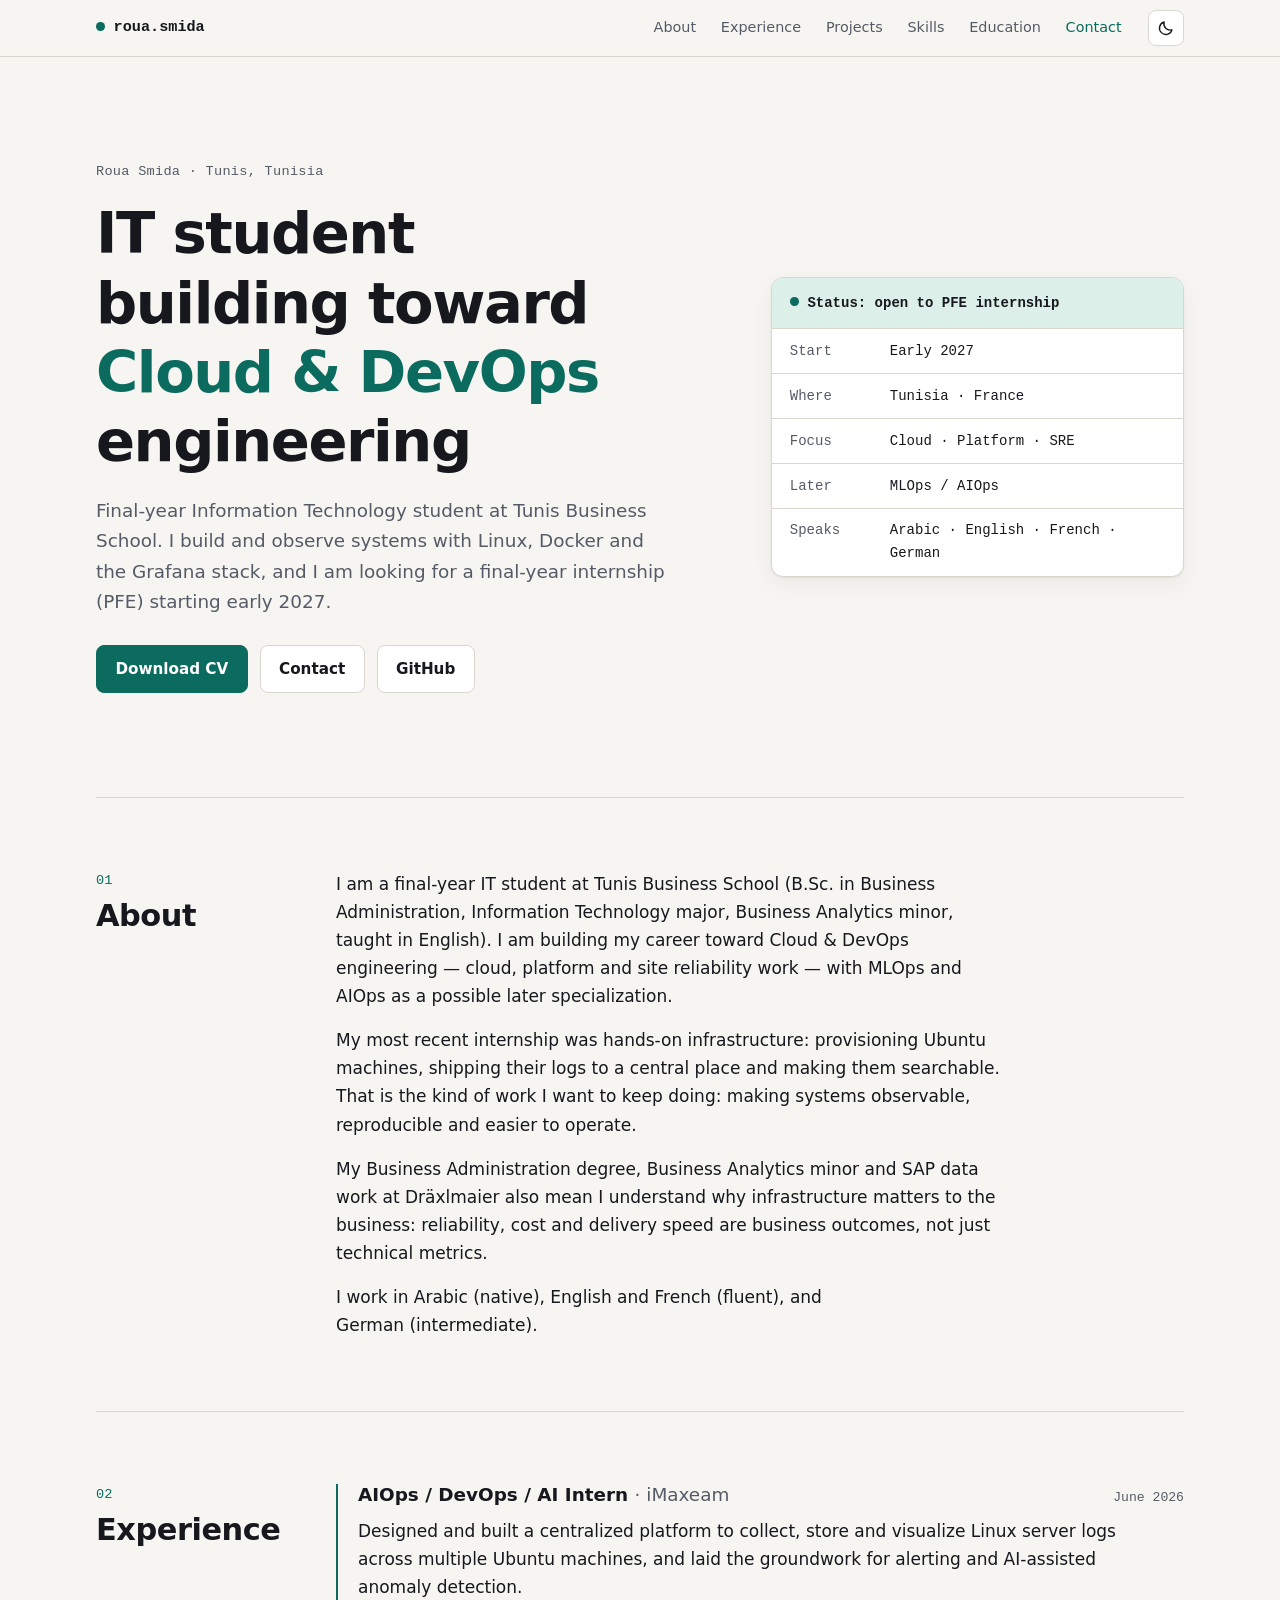
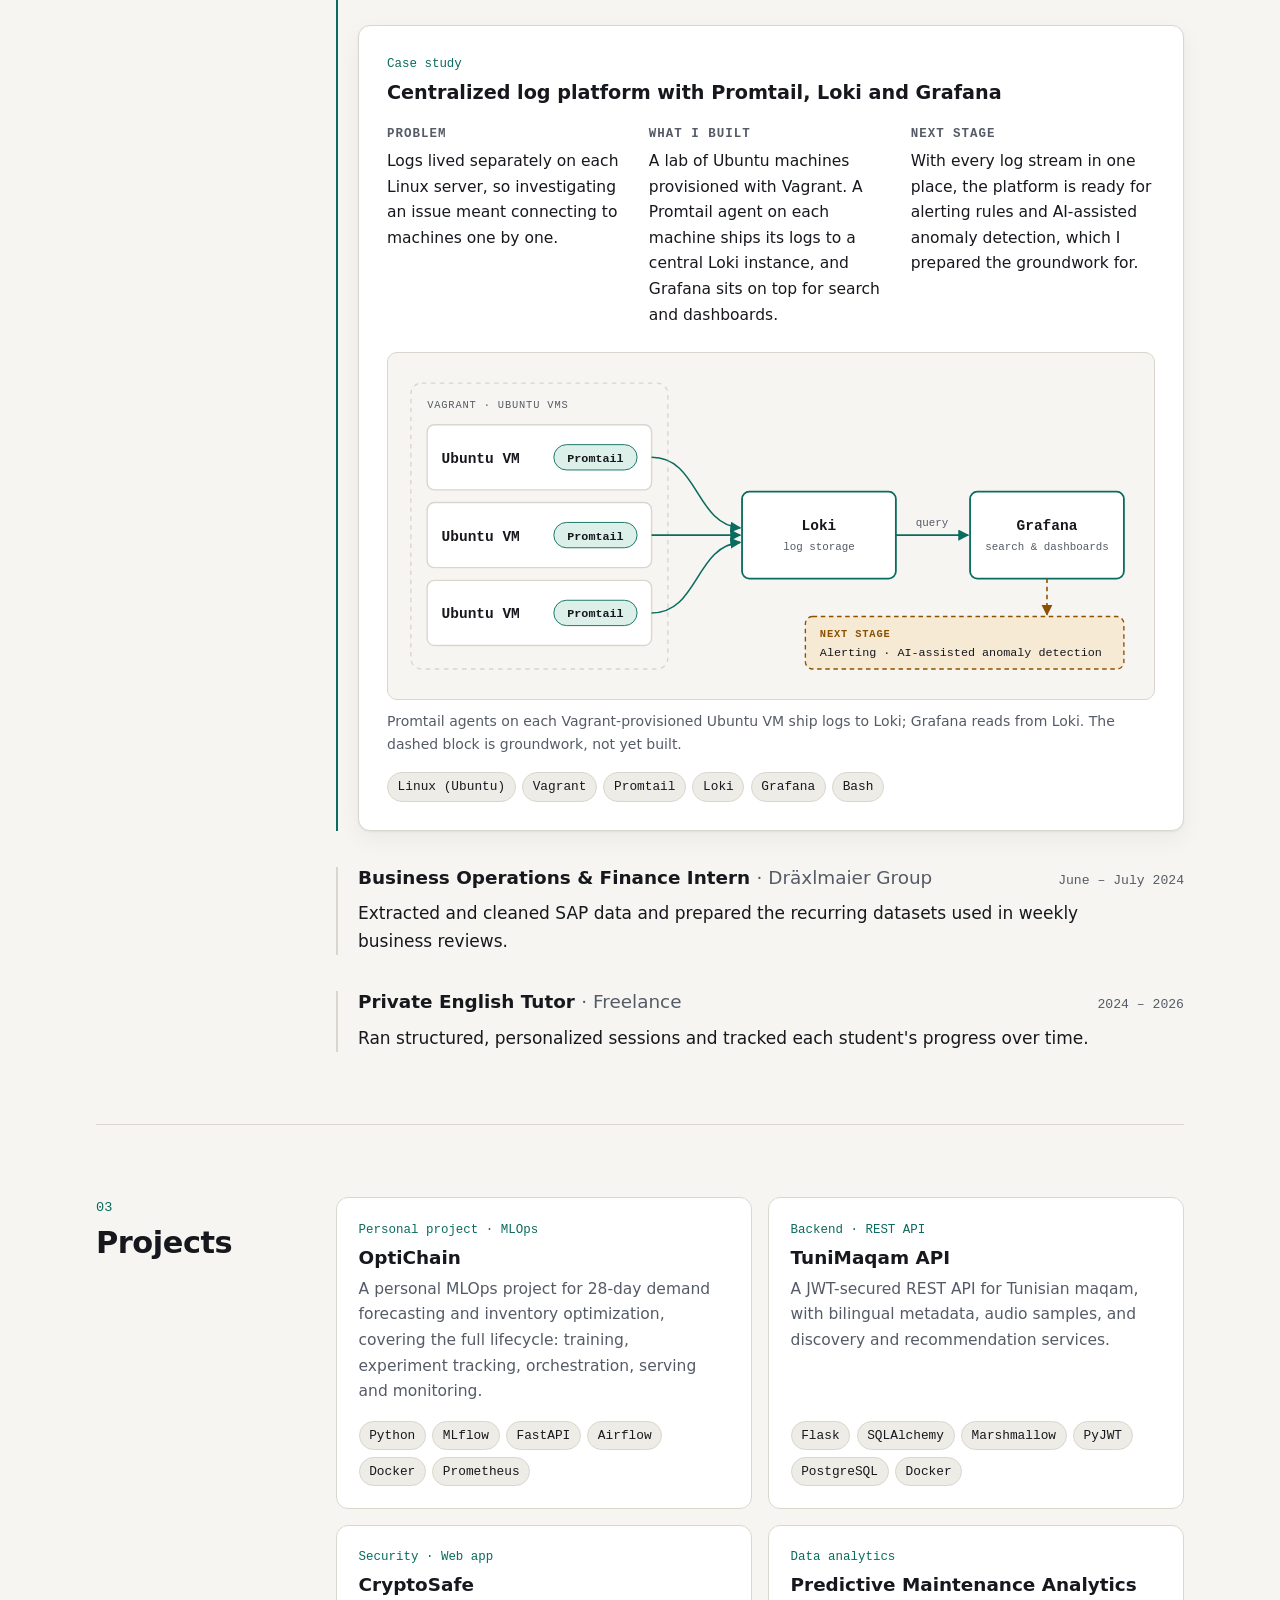
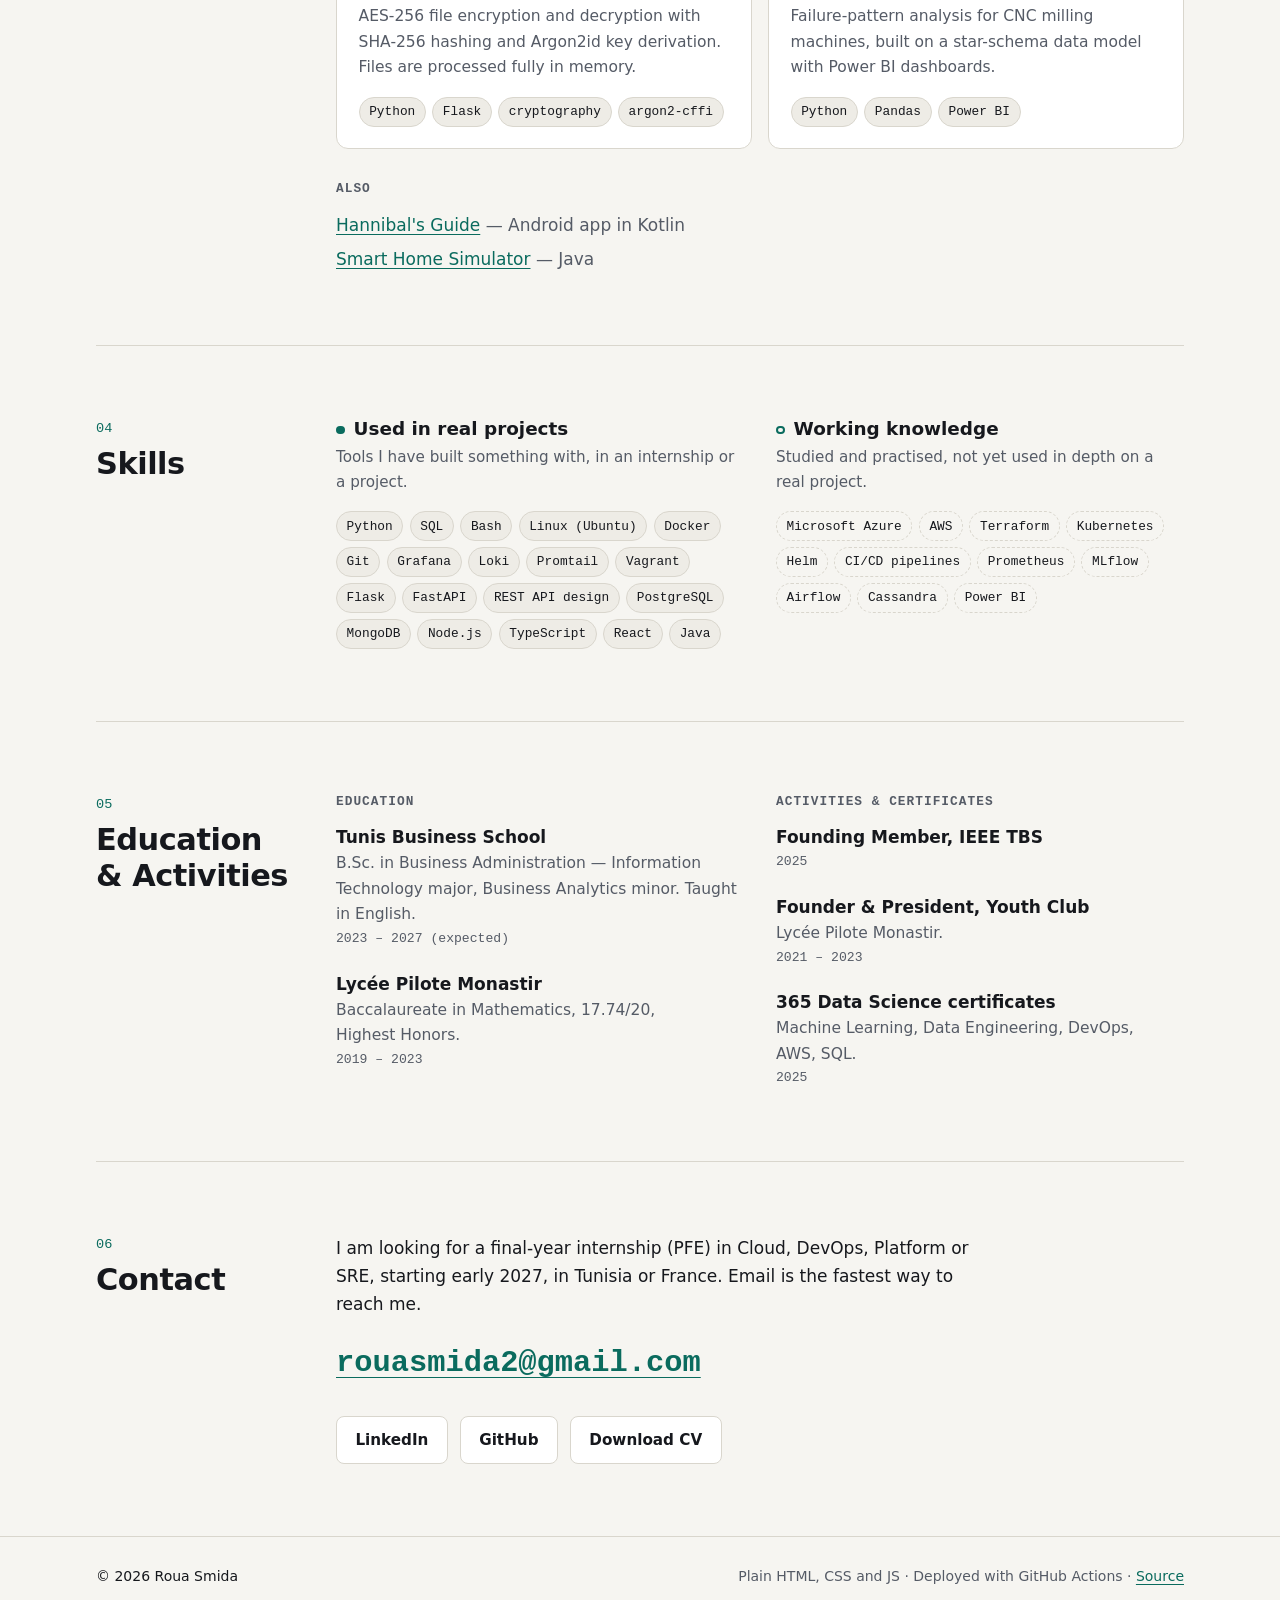
<file: index.html>
<!DOCTYPE html>
<html lang="en">
<head>
  <meta charset="utf-8">
  <meta name="viewport" content="width=device-width, initial-scale=1">
  <title>Roua Smida — Cloud &amp; DevOps Engineering Student</title>
  <meta name="description" content="Roua Smida is a final-year IT student at Tunis Business School building toward Cloud &amp; DevOps engineering. Looking for a final-year internship (PFE) starting early 2027 in Tunisia or France.">
  <meta name="author" content="Roua Smida">
  <meta name="color-scheme" content="light dark">
  <meta name="theme-color" content="#f6f5f1" media="(prefers-color-scheme: light)">
  <meta name="theme-color" content="#0e1116" media="(prefers-color-scheme: dark)">
  <link rel="canonical" href="https://rouasmida.github.io/">

  <meta property="og:type" content="website">
  <meta property="og:site_name" content="Roua Smida">
  <meta property="og:title" content="Roua Smida — Cloud &amp; DevOps Engineering Student">
  <meta property="og:description" content="Final-year IT student building toward Cloud &amp; DevOps engineering. Open to a final-year internship (PFE) starting early 2027 in Tunisia or France.">
  <meta property="og:url" content="https://rouasmida.github.io/">
  <meta property="og:image" content="https://rouasmida.github.io/assets/og-image.png">
  <meta property="og:image:width" content="1200">
  <meta property="og:image:height" content="630">
  <meta property="og:image:alt" content="Roua Smida — IT student building toward Cloud &amp; DevOps engineering">
  <meta name="twitter:card" content="summary_large_image">

  <link rel="icon" href="data:image/svg+xml,%3Csvg xmlns='http://www.w3.org/2000/svg' viewBox='0 0 64 64'%3E%3Crect width='64' height='64' rx='14' fill='%230e1116'/%3E%3Ctext x='30' y='44' font-family='monospace' font-size='28' font-weight='700' text-anchor='middle' fill='%23e6e8eb'%3ERS%3C/text%3E%3Ccircle cx='52' cy='13' r='6' fill='%235fd4b8'/%3E%3C/svg%3E">
  <link rel="stylesheet" href="assets/css/style.css">
  <script>
    (function () {
      var t = null;
      try { t = localStorage.getItem("theme"); } catch (e) { t = null; }
      if (t !== "light" && t !== "dark") {
        t = window.matchMedia("(prefers-color-scheme: dark)").matches ? "dark" : "light";
      }
      document.documentElement.dataset.theme = t;
    })();
  </script>
  <script src="assets/js/main.js" defer></script>
</head>
<body>
  <a class="skip-link" href="#main">Skip to content</a>

  <header class="site-header">
    <div class="wrap header-inner">
      <a class="brand" href="#top" aria-label="Roua Smida, back to top">
        <span class="dot" aria-hidden="true"></span>roua.smida
      </a>
      <nav class="site-nav" aria-label="Sections">
        <ul>
          <li><a href="#about">About</a></li>
          <li><a href="#experience">Experience</a></li>
          <li><a href="#projects">Projects</a></li>
          <li><a href="#skills">Skills</a></li>
          <li><a href="#education">Education</a></li>
          <li><a href="#contact">Contact</a></li>
        </ul>
      </nav>
      <button class="theme-toggle" id="theme-toggle" type="button" aria-label="Switch colour theme" hidden>
        <svg class="icon-moon" viewBox="0 0 24 24" width="18" height="18" aria-hidden="true" focusable="false"><path d="M20 14.5A8.5 8.5 0 0 1 9.5 4a8.5 8.5 0 1 0 10.5 10.5z" fill="none" stroke="currentColor" stroke-width="1.8" stroke-linejoin="round"/></svg>
        <svg class="icon-sun" viewBox="0 0 24 24" width="18" height="18" aria-hidden="true" focusable="false"><circle cx="12" cy="12" r="4" fill="none" stroke="currentColor" stroke-width="1.8"/><path d="M12 2v3M12 19v3M2 12h3M19 12h3M4.9 4.9l2.1 2.1M17 17l2.1 2.1M4.9 19.1L7 17M17 7l2.1-2.1" stroke="currentColor" stroke-width="1.8" stroke-linecap="round"/></svg>
      </button>
    </div>
  </header>

  <main id="main">
    <section class="hero wrap" id="top" aria-labelledby="hero-title">
      <div class="hero-text">
        <p class="eyebrow">Roua Smida · Tunis, Tunisia</p>
        <h1 id="hero-title">IT student building toward <span class="accent">Cloud &amp; DevOps</span> engineering</h1>
        <p class="lede">Final-year Information Technology student at Tunis Business School. I build and observe systems with Linux, Docker and the Grafana stack, and I am looking for a final-year internship (PFE) starting early 2027.</p>
        <ul class="actions">
          <li><a class="btn btn-primary" href="assets/Roua_Smida_CV.pdf" download>Download CV</a></li>
          <li><a class="btn" href="#contact">Contact</a></li>
          <li><a class="btn" href="https://github.com/RouaSmida" rel="noopener">GitHub</a></li>
        </ul>
      </div>

      <aside class="status-panel" aria-label="Availability summary">
        <p class="panel-title"><span class="dot" aria-hidden="true"></span>Status: open to PFE internship</p>
        <dl>
          <div><dt>Start</dt><dd>Early 2027</dd></div>
          <div><dt>Where</dt><dd>Tunisia · France</dd></div>
          <div><dt>Focus</dt><dd>Cloud · Platform · SRE</dd></div>
          <div><dt>Later</dt><dd>MLOps / AIOps</dd></div>
          <div><dt>Speaks</dt><dd>Arabic · English · French · German</dd></div>
        </dl>
      </aside>
    </section>

    <section class="section wrap" id="about" aria-labelledby="about-title">
      <header class="section-head">
        <p class="section-index">01</p>
        <h2 id="about-title">About</h2>
      </header>
      <div class="section-body prose">
        <p>I am a final-year IT student at Tunis Business School (B.Sc. in Business Administration, Information Technology major, Business Analytics minor, taught in English). I am building my career toward Cloud &amp; DevOps engineering — cloud, platform and site reliability work — with MLOps and AIOps as a possible later specialization.</p>
        <p>My most recent internship was hands-on infrastructure: provisioning Ubuntu machines, shipping their logs to a central place and making them searchable. That is the kind of work I want to keep doing: making systems observable, reproducible and easier to operate.</p>
        <p>My Business Administration degree, Business Analytics minor and SAP data work at Dräxlmaier also mean I understand why infrastructure matters to the business: reliability, cost and delivery speed are business outcomes, not just technical metrics.</p>
        <p>I work in Arabic (native), English and French (fluent), and German (intermediate).</p>
      </div>
    </section>

    <section class="section wrap" id="experience" aria-labelledby="experience-title">
      <header class="section-head">
        <p class="section-index">02</p>
        <h2 id="experience-title">Experience</h2>
      </header>
      <div class="section-body">
        <ol class="timeline">
          <li class="entry">
            <div class="entry-head">
              <h3>AIOps / DevOps / AI Intern <span class="org">· iMaxeam</span></h3>
              <p class="when">June 2026</p>
            </div>
            <p>Designed and built a centralized platform to collect, store and visualize Linux server logs across multiple Ubuntu machines, and laid the groundwork for alerting and AI-assisted anomaly detection.</p>

            <article class="case-study" aria-labelledby="case-title">
              <p class="case-label">Case study</p>
              <h4 id="case-title">Centralized log platform with Promtail, Loki and Grafana</h4>
              <div class="case-grid">
                <div>
                  <h5>Problem</h5>
                  <p>Logs lived separately on each Linux server, so investigating an issue meant connecting to machines one by one.</p>
                </div>
                <div>
                  <h5>What I built</h5>
                  <p>A lab of Ubuntu machines provisioned with Vagrant. A Promtail agent on each machine ships its logs to a central Loki instance, and Grafana sits on top for search and dashboards.</p>
                </div>
                <div>
                  <h5>Next stage</h5>
                  <p>With every log stream in one place, the platform is ready for alerting rules and AI-assisted anomaly detection, which I prepared the groundwork for.</p>
                </div>
              </div>

              <figure class="diagram">
                <div class="diagram-scroll" tabindex="0" role="group" aria-label="Architecture diagram, scrollable">
                  <svg viewBox="0 0 820 356" role="img" aria-labelledby="diagram-title diagram-desc">
                    <title id="diagram-title">Log platform architecture</title>
                    <desc id="diagram-desc">Three Ubuntu virtual machines provisioned with Vagrant each run a Promtail agent. The agents send logs to Loki, which stores them. Grafana queries Loki to show dashboards. Alerting and AI-assisted anomaly detection are planned as the next stage.</desc>
                    <defs>
                      <marker id="arrow" viewBox="0 0 10 10" refX="9" refY="5" markerWidth="7" markerHeight="7" orient="auto-start-reverse">
                        <path class="d-arrowhead" d="M0 0L10 5L0 10z"/>
                      </marker>
                      <marker id="arrow-next" viewBox="0 0 10 10" refX="9" refY="5" markerWidth="7" markerHeight="7" orient="auto-start-reverse">
                        <path class="d-arrowhead-next" d="M0 0L10 5L0 10z"/>
                      </marker>
                    </defs>

                    <rect class="d-group" x="12" y="20" width="284" height="316" rx="12"/>
                    <text class="d-label" x="30" y="48">VAGRANT · UBUNTU VMS</text>

                    <g>
                      <rect class="d-node" x="30" y="66" width="248" height="72" rx="8"/>
                      <text class="d-title" x="46" y="108">Ubuntu VM</text>
                      <rect class="d-chip" x="170" y="88" width="92" height="28" rx="14"/>
                      <text class="d-chip-text" x="216" y="107" text-anchor="middle">Promtail</text>
                    </g>
                    <g>
                      <rect class="d-node" x="30" y="152" width="248" height="72" rx="8"/>
                      <text class="d-title" x="46" y="194">Ubuntu VM</text>
                      <rect class="d-chip" x="170" y="174" width="92" height="28" rx="14"/>
                      <text class="d-chip-text" x="216" y="193" text-anchor="middle">Promtail</text>
                    </g>
                    <g>
                      <rect class="d-node" x="30" y="238" width="248" height="72" rx="8"/>
                      <text class="d-title" x="46" y="280">Ubuntu VM</text>
                      <rect class="d-chip" x="170" y="260" width="92" height="28" rx="14"/>
                      <text class="d-chip-text" x="216" y="279" text-anchor="middle">Promtail</text>
                    </g>

                    <path class="d-edge" d="M278 102C330 102 326 176 376 180" marker-end="url(#arrow)"/>
                    <path class="d-edge" d="M278 188H376" marker-end="url(#arrow)"/>
                    <path class="d-edge" d="M278 274C330 274 326 200 376 196" marker-end="url(#arrow)"/>

                    <rect class="d-node d-node-core" x="378" y="140" width="170" height="96" rx="8"/>
                    <text class="d-title" x="463" y="182" text-anchor="middle">Loki</text>
                    <text class="d-sub" x="463" y="204" text-anchor="middle">log storage</text>

                    <path class="d-edge" d="M548 188H628" marker-end="url(#arrow)"/>
                    <text class="d-sub" x="588" y="178" text-anchor="middle">query</text>

                    <rect class="d-node d-node-core" x="630" y="140" width="170" height="96" rx="8"/>
                    <text class="d-title" x="715" y="182" text-anchor="middle">Grafana</text>
                    <text class="d-sub" x="715" y="204" text-anchor="middle">search &amp; dashboards</text>

                    <path class="d-edge-next" d="M715 236V276" marker-end="url(#arrow-next)"/>
                    <rect class="d-node-next" x="448" y="278" width="352" height="58" rx="8"/>
                    <text class="d-label-next" x="464" y="301">NEXT STAGE</text>
                    <text class="d-sub-strong" x="464" y="322">Alerting · AI-assisted anomaly detection</text>
                  </svg>
                </div>
                <figcaption>Promtail agents on each Vagrant-provisioned Ubuntu VM ship logs to Loki; Grafana reads from Loki. The dashed block is groundwork, not yet built.</figcaption>
              </figure>

              <ul class="tags">
                <li>Linux (Ubuntu)</li><li>Vagrant</li><li>Promtail</li><li>Loki</li><li>Grafana</li><li>Bash</li>
              </ul>
            </article>
          </li>

          <li class="entry">
            <div class="entry-head">
              <h3>Business Operations &amp; Finance Intern <span class="org">· Dräxlmaier Group</span></h3>
              <p class="when">June – July 2024</p>
            </div>
            <p>Extracted and cleaned SAP data and prepared the recurring datasets used in weekly business reviews.</p>
          </li>

          <li class="entry">
            <div class="entry-head">
              <h3>Private English Tutor <span class="org">· Freelance</span></h3>
              <p class="when">2024 – 2026</p>
            </div>
            <p>Ran structured, personalized sessions and tracked each student's progress over time.</p>
          </li>
        </ol>
      </div>
    </section>

    <section class="section wrap" id="projects" aria-labelledby="projects-title">
      <header class="section-head">
        <p class="section-index">03</p>
        <h2 id="projects-title">Projects</h2>
      </header>
      <div class="section-body">
        <ul class="cards">
          <li class="card">
            <p class="card-kind">Personal project · MLOps</p>
            <h3><a href="https://github.com/RouaSmida/TODO" rel="noopener">OptiChain</a></h3>
            <p>A personal MLOps project for 28-day demand forecasting and inventory optimization, covering the full lifecycle: training, experiment tracking, orchestration, serving and monitoring.</p>
            <ul class="tags">
              <li>Python</li><li>MLflow</li><li>FastAPI</li><li>Airflow</li><li>Docker</li><li>Prometheus</li>
            </ul>
          </li>
          <li class="card">
            <p class="card-kind">Backend · REST API</p>
            <h3><a href="https://github.com/RouaSmida/TODO" rel="noopener">TuniMaqam API</a></h3>
            <p>A JWT-secured REST API for Tunisian maqam, with bilingual metadata, audio samples, and discovery and recommendation services.</p>
            <ul class="tags">
              <li>Flask</li><li>SQLAlchemy</li><li>Marshmallow</li><li>PyJWT</li><li>PostgreSQL</li><li>Docker</li>
            </ul>
          </li>
          <li class="card">
            <p class="card-kind">Security · Web app</p>
            <h3><a href="https://github.com/RouaSmida/TODO" rel="noopener">CryptoSafe</a></h3>
            <p>AES-256 file encryption and decryption with SHA-256 hashing and Argon2id key derivation. Files are processed fully in memory.</p>
            <ul class="tags">
              <li>Python</li><li>Flask</li><li>cryptography</li><li>argon2-cffi</li>
            </ul>
          </li>
          <li class="card">
            <p class="card-kind">Data analytics</p>
            <h3><a href="https://github.com/RouaSmida/TODO" rel="noopener">Predictive Maintenance Analytics</a></h3>
            <p>Failure-pattern analysis for CNC milling machines, built on a star-schema data model with Power BI dashboards.</p>
            <ul class="tags">
              <li>Python</li><li>Pandas</li><li>Power BI</li>
            </ul>
          </li>
        </ul>

        <h3 class="minor-title">Also</h3>
        <ul class="also">
          <li><a href="https://github.com/RouaSmida/TODO" rel="noopener">Hannibal's Guide</a> <span class="muted">— Android app in Kotlin</span></li>
          <li><a href="https://github.com/RouaSmida/TODO" rel="noopener">Smart Home Simulator</a> <span class="muted">— Java</span></li>
        </ul>
      </div>
    </section>

    <section class="section wrap" id="skills" aria-labelledby="skills-title">
      <header class="section-head">
        <p class="section-index">04</p>
        <h2 id="skills-title">Skills</h2>
      </header>
      <div class="section-body skills">
        <div class="skill-group">
          <h3><span class="dot dot-solid" aria-hidden="true"></span>Used in real projects</h3>
          <p class="muted">Tools I have built something with, in an internship or a project.</p>
          <ul class="tags">
            <li>Python</li><li>SQL</li><li>Bash</li><li>Linux (Ubuntu)</li><li>Docker</li><li>Git</li><li>Grafana</li><li>Loki</li><li>Promtail</li><li>Vagrant</li><li>Flask</li><li>FastAPI</li><li>REST API design</li><li>PostgreSQL</li><li>MongoDB</li><li>Node.js</li><li>TypeScript</li><li>React</li><li>Java</li>
          </ul>
        </div>
        <div class="skill-group">
          <h3><span class="dot dot-hollow" aria-hidden="true"></span>Working knowledge</h3>
          <p class="muted">Studied and practised, not yet used in depth on a real project.</p>
          <ul class="tags tags-outline">
            <li>Microsoft Azure</li><li>AWS</li><li>Terraform</li><li>Kubernetes</li><li>Helm</li><li>CI/CD pipelines</li><li>Prometheus</li><li>MLflow</li><li>Airflow</li><li>Cassandra</li><li>Power BI</li>
          </ul>
        </div>
      </div>
    </section>

    <section class="section wrap" id="education" aria-labelledby="education-title">
      <header class="section-head">
        <p class="section-index">05</p>
        <h2 id="education-title">Education &amp; Activities</h2>
      </header>
      <div class="section-body two-col">
        <div>
          <h3 class="minor-title">Education</h3>
          <ul class="plain-list">
            <li>
              <p class="item-title">Tunis Business School</p>
              <p>B.Sc. in Business Administration — Information Technology major, Business Analytics minor. Taught in English.</p>
              <p class="when">2023 – 2027 (expected)</p>
            </li>
            <li>
              <p class="item-title">Lycée Pilote Monastir</p>
              <p>Baccalaureate in Mathematics, 17.74/20, Highest Honors.</p>
              <p class="when">2019 – 2023</p>
            </li>
          </ul>
        </div>
        <div>
          <h3 class="minor-title">Activities &amp; certificates</h3>
          <ul class="plain-list">
            <li>
              <p class="item-title">Founding Member, IEEE TBS</p>
              <p class="when">2025</p>
            </li>
            <li>
              <p class="item-title">Founder &amp; President, Youth Club</p>
              <p>Lycée Pilote Monastir.</p>
              <p class="when">2021 – 2023</p>
            </li>
            <li>
              <p class="item-title">365 Data Science certificates</p>
              <p>Machine Learning, Data Engineering, DevOps, AWS, SQL.</p>
              <p class="when">2025</p>
            </li>
          </ul>
        </div>
      </div>
    </section>

    <section class="section wrap" id="contact" aria-labelledby="contact-title">
      <header class="section-head">
        <p class="section-index">06</p>
        <h2 id="contact-title">Contact</h2>
      </header>
      <div class="section-body">
        <p class="contact-lede">I am looking for a final-year internship (PFE) in Cloud, DevOps, Platform or SRE, starting early 2027, in Tunisia or France. Email is the fastest way to reach me.</p>
        <p><a class="contact-mail" href="mailto:rouasmida2@gmail.com">rouasmida2@gmail.com</a></p>
        <ul class="actions">
          <li><a class="btn" href="https://www.linkedin.com/in/roua-smida-52116b28b" rel="noopener">LinkedIn</a></li>
          <li><a class="btn" href="https://github.com/RouaSmida" rel="noopener">GitHub</a></li>
          <li><a class="btn" href="assets/Roua_Smida_CV.pdf" download>Download CV</a></li>
        </ul>
      </div>
    </section>
  </main>

  <footer class="site-footer">
    <div class="wrap footer-inner">
      <p>© <span id="year">2026</span> Roua Smida</p>
      <p class="muted">Plain HTML, CSS and JS · Deployed with GitHub Actions · <a href="https://github.com/RouaSmida/RouaSmida.github.io" rel="noopener">Source</a></p>
    </div>
  </footer>
</body>
</html>
</file>
<file: assets/css/style.css>
/* ---------- Theme tokens ---------- */
:root {
  --bg: #f6f5f1;
  --surface: #ffffff;
  --surface-2: #eeece6;
  --text: #16181d;
  --muted: #555b66;
  --line: #d9d6cd;
  --accent: #0a6b5e;
  --accent-soft: #dcefe9;
  --on-accent: #ffffff;
  --next: #8a5200;
  --next-soft: #f6ead4;
  --shadow: 0 1px 2px rgb(22 24 29 / 6%), 0 8px 24px rgb(22 24 29 / 5%);
  --sans: ui-sans-serif, system-ui, -apple-system, "Segoe UI", Roboto, "Helvetica Neue", Arial, sans-serif;
  --mono: ui-monospace, "SF Mono", "Cascadia Code", "JetBrains Mono", Menlo, Consolas, monospace;
  color-scheme: light;
}

/* Dark: explicit choice, or system preference when JS has not set a theme. */
:root[data-theme="dark"] {
  --bg: #0e1116;
  --surface: #151a21;
  --surface-2: #1b212a;
  --text: #e6e8eb;
  --muted: #9aa3ae;
  --line: #2a323d;
  --accent: #5fd4b8;
  --accent-soft: #14302c;
  --on-accent: #0e1116;
  --next: #f0b455;
  --next-soft: #2e2413;
  --shadow: 0 1px 2px rgb(0 0 0 / 30%), 0 8px 24px rgb(0 0 0 / 25%);
  color-scheme: dark;
}

@media (prefers-color-scheme: dark) {
  :root:not([data-theme]) {
    --bg: #0e1116;
    --surface: #151a21;
    --surface-2: #1b212a;
    --text: #e6e8eb;
    --muted: #9aa3ae;
    --line: #2a323d;
    --accent: #5fd4b8;
    --accent-soft: #14302c;
    --on-accent: #0e1116;
    --next: #f0b455;
    --next-soft: #2e2413;
    --shadow: 0 1px 2px rgb(0 0 0 / 30%), 0 8px 24px rgb(0 0 0 / 25%);
    color-scheme: dark;
  }
}

/* ---------- Base ---------- */
*, *::before, *::after { box-sizing: border-box; }

html { scroll-behavior: smooth; scroll-padding-top: 5rem; -webkit-text-size-adjust: 100%; }

body {
  margin: 0;
  background: var(--bg);
  color: var(--text);
  font-family: var(--sans);
  font-size: 1.0625rem;
  line-height: 1.65;
}

h1, h2, h3, h4, h5, p, ul, ol, dl, dd, figure { margin: 0; }
ul, ol { padding: 0; list-style: none; }
h1, h2, h3, h4 { line-height: 1.2; text-wrap: balance; }
p { text-wrap: pretty; }

a { color: var(--accent); text-underline-offset: 0.2em; text-decoration-thickness: 1px; }
a:hover { text-decoration-thickness: 2px; }

:focus-visible { outline: 2px solid var(--accent); outline-offset: 3px; border-radius: 4px; }

.wrap { width: min(100% - 2.5rem, 68rem); margin-inline: auto; }
.muted { color: var(--muted); }
.accent { color: var(--accent); }

.skip-link {
  position: absolute; left: 1rem; top: -4rem; z-index: 20;
  padding: 0.5rem 0.9rem; border-radius: 6px;
  background: var(--accent); color: var(--on-accent); font-weight: 600;
}
.skip-link:focus { top: 0.75rem; }

/* Status dot */
.dot {
  display: inline-block; width: 0.55rem; height: 0.55rem; border-radius: 50%;
  background: var(--accent); margin-right: 0.55rem; vertical-align: 0.05em;
  box-shadow: 0 0 0 0 var(--accent); animation: pulse 2.6s ease-out infinite;
}
.dot-solid, .dot-hollow { animation: none; }
.dot-hollow { background: transparent; border: 2px solid var(--accent); }
@keyframes pulse {
  0% { box-shadow: 0 0 0 0 color-mix(in srgb, var(--accent) 55%, transparent); }
  70%, 100% { box-shadow: 0 0 0 0.5rem transparent; }
}

/* ---------- Header ---------- */
.site-header {
  position: sticky; top: 0; z-index: 10;
  background: color-mix(in srgb, var(--bg) 88%, transparent);
  backdrop-filter: blur(10px);
  border-bottom: 1px solid var(--line);
}
.header-inner { display: flex; align-items: center; gap: 1rem; min-height: 3.5rem; }
.brand {
  font-family: var(--mono); font-weight: 700; font-size: 0.95rem;
  color: var(--text); text-decoration: none; white-space: nowrap;
}
.site-nav { margin-left: auto; min-width: 0; overflow-x: auto; scrollbar-width: none; }
.site-nav::-webkit-scrollbar { display: none; }
.site-nav ul { display: flex; gap: 0.25rem; }
.site-nav a {
  display: block; padding: 0.45rem 0.65rem; border-radius: 6px;
  font-size: 0.9rem; color: var(--muted); text-decoration: none; white-space: nowrap;
}
.site-nav a:hover { color: var(--text); background: var(--surface-2); }
.site-nav a[aria-current="true"] { color: var(--accent); }

.theme-toggle {
  display: inline-grid; place-items: center; flex: none;
  width: 2.25rem; height: 2.25rem; border-radius: 8px;
  border: 1px solid var(--line); background: var(--surface); color: var(--text); cursor: pointer;
}
.theme-toggle[hidden] { display: none; }
.theme-toggle:hover { border-color: var(--accent); color: var(--accent); }
.icon-sun { display: none; }
[data-theme="dark"] .icon-sun { display: block; }
[data-theme="dark"] .icon-moon { display: none; }

/* ---------- Hero ---------- */
.hero {
  display: grid; gap: 2.5rem; align-items: center;
  padding-block: clamp(3rem, 9vw, 6.5rem);
}
.eyebrow {
  font-family: var(--mono); font-size: 0.85rem; color: var(--muted);
  letter-spacing: 0.02em; margin-bottom: 1rem;
}
h1 { font-size: clamp(2.1rem, 5.4vw, 3.6rem); letter-spacing: -0.025em; font-weight: 750; }
.lede { margin-top: 1.25rem; font-size: 1.15rem; color: var(--muted); max-width: 36rem; }
.actions { display: flex; flex-wrap: wrap; gap: 0.75rem; margin-top: 1.75rem; }

.btn {
  display: inline-block; padding: 0.65rem 1.15rem; border-radius: 8px;
  border: 1px solid var(--line); background: var(--surface); color: var(--text);
  font-weight: 600; font-size: 0.95rem; text-decoration: none;
  transition: border-color 0.15s, transform 0.15s;
}
.btn:hover { border-color: var(--accent); transform: translateY(-1px); }
.btn-primary { background: var(--accent); border-color: var(--accent); color: var(--on-accent); }

.status-panel {
  background: var(--surface); border: 1px solid var(--line); border-radius: 12px;
  box-shadow: var(--shadow); font-family: var(--mono); font-size: 0.875rem; overflow: hidden;
}
.panel-title {
  padding: 0.85rem 1.1rem; border-bottom: 1px solid var(--line);
  background: var(--accent-soft); color: var(--text); font-weight: 600;
}
.status-panel dl > div {
  display: grid; grid-template-columns: 5.5rem 1fr; gap: 0.75rem;
  padding: 0.65rem 1.1rem; border-bottom: 1px solid var(--line);
}
.status-panel dl > div:last-child { border-bottom: 0; }
.status-panel dt { color: var(--muted); }

/* ---------- Sections ---------- */
.section { display: grid; gap: 1.5rem; padding-block: clamp(2.5rem, 6vw, 4.5rem); border-top: 1px solid var(--line); }
.section-index { font-family: var(--mono); font-size: 0.85rem; color: var(--accent); margin-bottom: 0.35rem; }
h2 { font-size: clamp(1.5rem, 3vw, 1.9rem); letter-spacing: -0.015em; }
h3 { font-size: 1.15rem; }
.prose p + p { margin-top: 1rem; }
.prose { max-width: 42rem; }

.minor-title {
  font-family: var(--mono); font-size: 0.8rem; font-weight: 600; color: var(--muted);
  text-transform: uppercase; letter-spacing: 0.08em; margin-bottom: 0.9rem;
}
.when { font-family: var(--mono); font-size: 0.82rem; color: var(--muted); }

/* Experience */
.timeline { display: grid; gap: 2.25rem; }
.entry { padding-left: 1.25rem; border-left: 2px solid var(--line); }
.entry:first-child { border-left-color: var(--accent); }
.entry-head { display: flex; flex-wrap: wrap; justify-content: space-between; align-items: baseline; gap: 0.25rem 1rem; margin-bottom: 0.5rem; }
.org { color: var(--muted); font-weight: 500; }

.case-study {
  margin-top: 1.5rem; padding: clamp(1rem, 3vw, 1.75rem);
  background: var(--surface); border: 1px solid var(--line); border-radius: 12px; box-shadow: var(--shadow);
}
.case-label, .card-kind { font-family: var(--mono); font-size: 0.78rem; color: var(--accent); margin-bottom: 0.4rem; }
.case-study h4 { font-size: 1.2rem; }
.case-grid { display: grid; gap: 1.1rem; margin-top: 1.25rem; font-size: 0.97rem; }
.case-grid h5 {
  font-family: var(--mono); font-size: 0.78rem; text-transform: uppercase; letter-spacing: 0.08em;
  color: var(--muted); margin-bottom: 0.3rem;
}

.diagram { margin-top: 1.5rem; }
.diagram-scroll {
  overflow-x: auto; border: 1px solid var(--line); border-radius: 10px;
  background: var(--bg); padding: 0.75rem;
}
.diagram svg { display: block; width: 100%; min-width: 40rem; height: auto; font-family: var(--mono); }
.diagram figcaption { margin-top: 0.6rem; font-size: 0.875rem; color: var(--muted); }

.d-group { fill: none; stroke: var(--line); stroke-width: 1.5; stroke-dasharray: 5 5; }
.d-node { fill: var(--surface); stroke: var(--line); stroke-width: 1.5; }
.d-node-core { stroke: var(--accent); stroke-width: 2; }
.d-chip { fill: var(--accent-soft); stroke: var(--accent); stroke-width: 1; }
.d-chip-text { fill: var(--text); font-size: 13px; font-weight: 600; }
.d-title { fill: var(--text); font-size: 16px; font-weight: 700; }
.d-sub { fill: var(--muted); font-size: 12px; }
.d-sub-strong { fill: var(--text); font-size: 13px; }
.d-label { fill: var(--muted); font-size: 11.5px; letter-spacing: 0.08em; }
.d-label-next { fill: var(--next); font-size: 11.5px; font-weight: 700; letter-spacing: 0.08em; }
.d-edge { fill: none; stroke: var(--accent); stroke-width: 1.75; }
.d-arrowhead { fill: var(--accent); }
.d-edge-next { fill: none; stroke: var(--next); stroke-width: 1.75; stroke-dasharray: 5 4; }
.d-arrowhead-next { fill: var(--next); }
.d-node-next { fill: var(--next-soft); stroke: var(--next); stroke-width: 1.5; stroke-dasharray: 5 4; }

/* Tags */
.tags { display: flex; flex-wrap: wrap; gap: 0.4rem; margin-top: 1rem; }
.tags li {
  font-family: var(--mono); font-size: 0.8rem; padding: 0.2rem 0.6rem; border-radius: 999px;
  background: var(--surface-2); border: 1px solid var(--line); color: var(--text);
}
.tags-outline li { background: transparent; border-style: dashed; }

/* Projects */
.cards { display: grid; gap: 1rem; }
.card {
  display: flex; flex-direction: column; padding: 1.35rem;
  background: var(--surface); border: 1px solid var(--line); border-radius: 12px;
  position: relative; transition: border-color 0.15s, transform 0.15s;
}
.card:hover, .card:focus-within { border-color: var(--accent); transform: translateY(-2px); }
.card h3 { margin-bottom: 0.5rem; }
.card h3 a { color: var(--text); text-decoration: none; }
.card h3 a::after { content: ""; position: absolute; inset: 0; border-radius: 12px; }
.card h3 a:focus-visible { outline: none; }
.card h3 a:focus-visible::after { outline: 2px solid var(--accent); outline-offset: 3px; }
.card > p:not(.card-kind) { font-size: 0.97rem; color: var(--muted); }
.card .tags { margin-top: auto; padding-top: 1rem; }
.cards + .minor-title { margin-top: 2rem; }
.also { display: grid; gap: 0.4rem; }

/* Skills */
.skills { display: grid; gap: 2rem; }
.skill-group h3 { margin-bottom: 0.3rem; }
.skill-group .muted { font-size: 0.95rem; }

/* Education */
.two-col { display: grid; gap: 2rem; }
.plain-list { display: grid; gap: 1.25rem; }
.item-title { font-weight: 650; }
.plain-list p:not(.item-title, .when) { color: var(--muted); font-size: 0.97rem; }

/* Contact */
.contact-lede { max-width: 40rem; margin-bottom: 1.25rem; }
.contact-mail {
  font-family: var(--mono); font-weight: 700; font-size: clamp(1.15rem, 4.5vw, 1.9rem);
  overflow-wrap: anywhere;
}

/* Footer */
.site-footer { border-top: 1px solid var(--line); padding-block: 1.75rem; font-size: 0.875rem; }
.footer-inner { display: flex; flex-wrap: wrap; justify-content: space-between; gap: 0.5rem 1.5rem; }

/* 404 */
.not-found { min-height: 70vh; display: grid; align-content: center; gap: 1rem; }
.not-found .actions { margin-top: 0.5rem; }

/* ---------- Wider screens ---------- */
@media (min-width: 40rem) {
  .cards, .skills, .two-col { grid-template-columns: 1fr 1fr; }
  .case-grid { grid-template-columns: repeat(3, 1fr); }
}
@media (min-width: 60rem) {
  .hero { grid-template-columns: 1.5fr 1fr; gap: 3.5rem; }
  .section { grid-template-columns: 13rem 1fr; gap: 2rem; }
  .section-head { position: sticky; top: 5rem; align-self: start; }
}

@media (prefers-reduced-motion: reduce) {
  html { scroll-behavior: auto; }
  *, *::before, *::after { animation: none !important; transition: none !important; }
}

@media print {
  .site-header, .theme-toggle, .skip-link { display: none; }
  body { background: #fff; color: #000; }
}

/* Let grid children shrink so wide content (diagram, nav) scrolls inside its own box. */
.hero > *, .section > *, .timeline > *, .case-grid > *, .cards > * { min-width: 0; }
</file>
